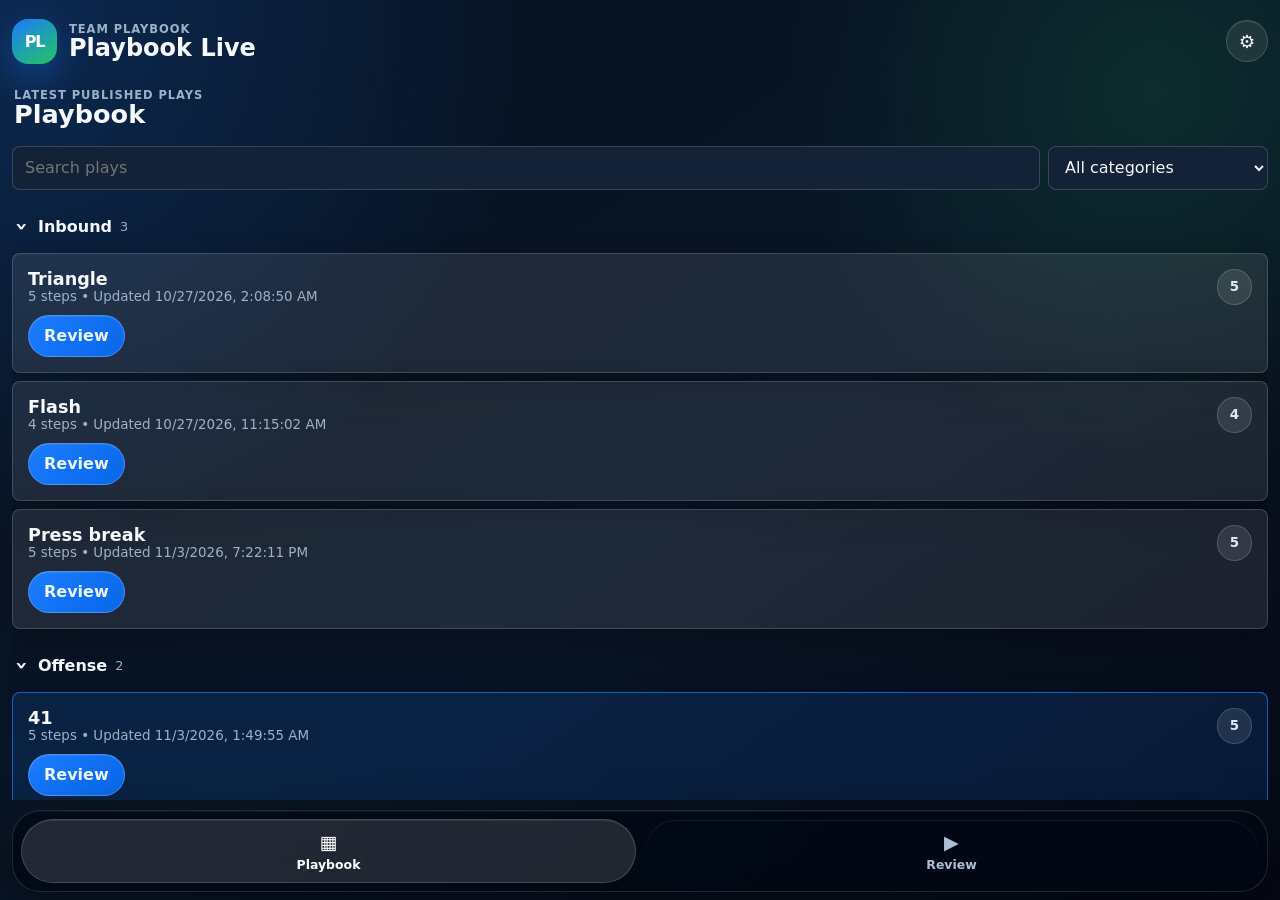
<file: index.html>
<!doctype html>
<html lang="en">
  <head>
    <meta charset="UTF-8" />
    <meta name="viewport" content="width=device-width, initial-scale=1" />
    <meta http-equiv="refresh" content="0; url=player.html" />
    <title>Playbook Live</title>
    <link rel="canonical" href="player.html" />
    <script>
      window.location.replace('player.html');
    </script>
  </head>
  <body>
    <p><a href="player.html">Open Playbook Live</a></p>
  </body>
</html>
</file>
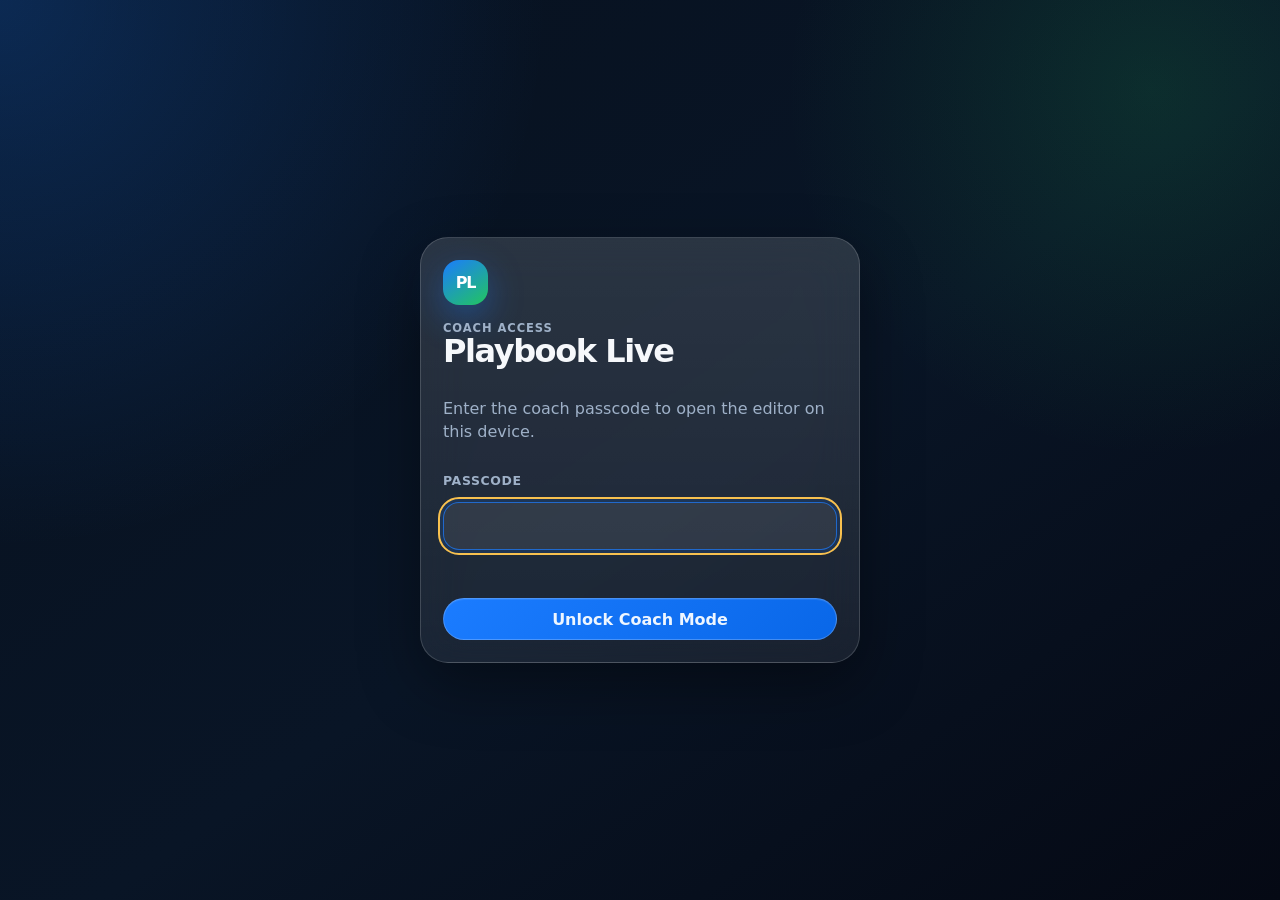
<file: coach.html>
﻿<!doctype html>
<html lang="en">
  <head>
    <meta charset="UTF-8" />
    <meta name="viewport" content="width=device-width, initial-scale=1, viewport-fit=cover" />
    <meta name="theme-color" content="#07111f" />
    <meta name="apple-mobile-web-app-capable" content="yes" />
    <meta name="apple-mobile-web-app-status-bar-style" content="black-translucent" />
    <meta name="apple-mobile-web-app-title" content="Playbook Live" />
    <title>Playbook Live Coach</title>
    <link rel="manifest" href="manifest.json" />
    <link rel="icon" href="assets/icon.svg" type="image/svg+xml" />
    <link rel="apple-touch-icon" href="assets/apple-touch-icon.png" />
    <link rel="stylesheet" href="styles.css" />
  </head>
  <body class="coach-locked" data-app-mode="coach">
    <section id="coachGate" class="coach-gate" aria-label="Coach access">
      <div class="coach-gate-card">
        <div class="brand-mark" aria-hidden="true">PL</div>
        <div>
          <div class="eyebrow">Coach Access</div>
          <h1>Playbook Live</h1>
        </div>
        <p class="muted">Enter the coach passcode to open the editor on this device.</p>
        <label class="coach-passcode-label" for="coachPasscode">Passcode</label>
        <input id="coachPasscode" class="coach-passcode-input" type="password" autocomplete="current-password" />
        <p id="coachGateMessage" class="coach-gate-message" role="status" aria-live="polite"></p>
        <button id="coachUnlockBtn" class="pill-button primary" type="button">Unlock Coach Mode</button>
      </div>
    </section>
    <div id="app" class="app-shell">
      <header class="app-header">
        <div class="brand-block">
          <div class="brand-mark" aria-hidden="true">PL</div>
          <div>
            <div class="eyebrow">Basketball play designer</div>
            <h1>Playbook Live</h1>
          </div>
        </div>
        <div class="header-actions">
          <span class="tooltip-target" data-tooltip="Undo: reverse your last edit."><button class="icon-button" id="undoBtn" aria-label="Undo">&#8630;</button></span>
          <span class="tooltip-target" data-tooltip="Redo: restore an edit you just undid."><button class="icon-button" id="redoBtn" aria-label="Redo">&#8631;</button></span>
          <button class="icon-button" id="settingsBtn" title="Settings" aria-label="Settings">&#9881;</button>
        </div>
      </header>

      <main class="screen-stack">
        <section id="createScreen" class="screen active" aria-label="Editor">
          <div class="workspace-card">
            <div class="workspace-topbar">
              <div class="play-title-wrap">
                <label for="playName">Play name</label>
                <input id="playName" class="play-name-input" type="text" spellcheck="false" />
              </div>
              <div class="editor-metadata">
                <select id="editorCategory" aria-label="Play category"></select>
                <select id="editorStepSelect" aria-label="Jump to step"></select>
                <label class="step-shadow-toggle" title="Show the previous step's paths faintly behind this step">
                  <input id="previousStepShadow" type="checkbox" role="switch" />Previous step shadow
                </label>
                <div class="step-chip" id="stepChip">Step 1 of 1</div>
              </div>
            </div>

            <div class="court-wrap">
              <svg id="courtSvg" class="court-svg" viewBox="0 0 565 800" role="img" aria-label="Basketball court editor"></svg>
              <div id="courtChooser" class="court-chooser hidden" aria-label="Choose court type">
                <div class="court-choice-title">Choose court</div>
                <div class="court-choice-actions">
                  <button class="court-choice-button" data-court-type="half" type="button">
                    <span>Half</span>
                    <img src="assets/half-court.png" alt="" />
                  </button>
                  <button class="court-choice-button" data-court-type="full" type="button">
                    <span>Full</span>
                    <img src="assets/full-court.png" alt="" />
                  </button>
                </div>
              </div>
              <div id="actionInspector" class="selection-panel hidden" aria-label="Selected action settings">
                <div class="sr-only">
                  <div id="selectedActionName" class="selection-title"></div>
                  <div id="actionTimingLabel" class="selection-sub"></div>
                </div>
                <label class="action-delay-toggle" data-tooltip="Delay this action until halfway through the step.">
                  <input id="actionDelayToggle" type="checkbox" role="switch" aria-label="Delay start" />Delay
                </label>
              </div>
            </div>
            <div class="editor-footer">
              <div class="step-controls" aria-label="Step controls">
                <button id="prevStepBtn" class="icon-button" title="Previous step" aria-label="Previous step">&#8249;</button>
                <button id="nextStepBtn" class="icon-button" title="Next step" aria-label="Next step">&#8250;</button>
                <button id="addStepBtn" class="pill-button secondary">Add Step</button>
                <button id="addBlankStepBtn" class="pill-button secondary">Blank</button>
              </div>
              <div class="quick-actions">
                <button id="deleteStepBtn" class="pill-button danger">Delete Step</button>
                <button id="lastStepBtn" class="pill-button secondary">Last Step</button>
                <button id="savePlayBtn" class="pill-button success">Save</button>
              </div>
            </div>
          </div>

          <aside class="tool-dock" aria-label="Drawing tools">
            <button class="tool-button active" data-tool="select"><span>&#8598;</span><b>Select</b></button>
            <button class="tool-button" data-tool="offense"><span class="mini-player offense">1</span><b>Offense</b></button>
            <button class="tool-button" data-tool="defense"><span class="mini-player defense">1</span><b>Defense</b></button>
            <button class="tool-button" data-tool="ball"><span class="mini-ball"></span><b>Ball</b></button>
            <button class="tool-button" data-tool="move"><span class="line-sample move"></span><b>Cut</b></button>
            <button class="tool-button" data-tool="pass"><span class="line-sample pass"></span><b>Pass</b></button>
            <button class="tool-button" data-tool="dribble"><span class="line-sample dribble"></span><b>Dribble</b></button>
            <button class="tool-button" data-tool="screen"><span class="line-sample screen"></span><b>Screen</b></button>
            <button class="tool-button" data-tool="erase"><span>&#9003;</span><b>Erase</b></button>
          </aside>
        </section>

        <section id="playbookScreen" class="screen" aria-label="Playbook library">
          <div class="library-layout">
            <div class="library-header card-panel">
              <div>
                <div class="eyebrow">Saved locally on this device</div>
                <h2>Playbook</h2>
              </div>
              <div class="header-actions">
                <button id="manageCategoriesBtn" class="pill-button secondary">Categories</button>
                <button id="newPlayBtn" class="pill-button primary">New Play</button>
              </div>
            </div>
            <details class="library-sync-menu">
              <summary>Publishing</summary>
              <div class="library-actions card-panel">
              <button id="copyPlayerLinkBtn" class="pill-button primary">Copy Player Link</button>
              <button id="saveGitHubBtn" class="pill-button success">Save to GitHub</button>
              <button id="loadGitHubBtn" class="pill-button secondary">Load from GitHub</button>
              </div>
            </details>
            <div class="library-filters">
              <input id="librarySearch" type="search" placeholder="Search plays" aria-label="Search plays" />
              <select id="libraryCategoryFilter" aria-label="Filter by category"></select>
            </div>
            <div id="playList" class="play-list"></div>
          </div>
        </section>

        <section id="reviewScreen" class="screen" aria-label="Review play">
          <div class="review-card">
            <div class="court-wrap review-court-wrap">
              <svg id="reviewSvg" class="court-svg" viewBox="0 0 565 800" role="img" aria-label="Animated play review"></svg>
              <button id="fullscreenBtn" class="fullscreen-button" type="button" title="Full screen" aria-label="Full screen">&#9974;</button>
            </div>
            <div class="review-controls">
              <span id="reviewStepStatus" class="review-step-status" role="status" aria-live="polite"></span>
              <button id="reviewBackBtn" class="icon-button large">&#8249;</button>
              <button id="playPauseBtn" class="play-button">&#9654;</button>
              <button id="reviewForwardBtn" class="icon-button large">&#8250;</button>
              <button id="restartBtn" class="pill-button secondary">Restart</button>
              <label class="speed-control">Speed
                <input id="speedSlider" type="range" min="0.5" max="2" value="1" step="0.25" />
              </label>
            </div>
          </div>
        </section>
      </main>

      <nav class="bottom-nav" aria-label="Main navigation">
        <button class="nav-button active" data-screen="create"><span>&#9998;</span>Editor</button>
        <button class="nav-button" data-screen="playbook"><span>&#9638;</span>Playbook</button>
        <button class="nav-button" data-screen="review"><span>&#9654;</span>Review</button>
      </nav>
    </div>

    <div id="toast" class="toast app-toast hidden" role="status" aria-live="polite"></div>

    <dialog id="categoriesDialog" class="modal-card">
      <div class="category-dialog-content">
        <div class="modal-header">
          <h2>Categories</h2>
          <button id="closeCategoriesBtn" type="button" class="icon-button" title="Close categories" aria-label="Close categories">&#215;</button>
        </div>
        <form id="addCategoryForm" class="category-add-form">
          <input id="newCategoryName" aria-label="New category name" placeholder="New category" maxlength="80" required />
          <button type="submit" class="pill-button primary">Add Category</button>
        </form>
        <p id="categoryMessage" role="status" aria-live="polite"></p>
        <div id="categoryList" class="category-list"></div>
      </div>
    </dialog>

    <dialog id="settingsDialog" class="modal-card">
      <form method="dialog">
        <div class="modal-header">
          <div>
            <div class="eyebrow">Manual cloud sync</div>
            <h2>GitHub Settings</h2>
          </div>
          <button class="icon-button" value="cancel">&#215;</button>
        </div>
        <p class="muted">For personal use, create a fine-grained GitHub token with Contents read/write access to this repository. The token is stored only in this browser.</p>
        <div class="settings-grid">
          <label>Owner<input id="ghOwner" autocomplete="off" placeholder="BBuisson188" /></label>
          <label>Repository<input id="ghRepo" autocomplete="off" placeholder="playbook-live" /></label>
          <label>Branch<input id="ghBranch" autocomplete="off" placeholder="main" /></label>
          <label>File path<input id="ghPath" autocomplete="off" placeholder="data/playbook-live.json" /></label>
          <label class="full-width">Token<input id="ghToken" type="password" autocomplete="off" placeholder="github_pat_..." /></label>
        </div>
        <div class="modal-actions">
          <button id="lockCoachBtn" type="button" class="pill-button danger">Lock Coach Mode</button>
          <button id="clearGitHubBtn" type="button" class="pill-button danger">Clear</button>
          <button id="saveSettingsBtn" type="button" class="pill-button primary">Save Settings</button>
        </div>
      </form>
    </dialog>

    <dialog id="syncResultDialog" class="modal-card result-modal">
      <form method="dialog">
        <div class="modal-header">
          <div>
            <div class="eyebrow" id="syncResultKicker">GitHub sync</div>
            <h2 id="syncResultTitle">Sync result</h2>
          </div>
          <button class="icon-button" value="cancel">&#215;</button>
        </div>
        <p class="muted" id="syncResultMessage"></p>
        <pre id="syncResultDetails" class="sync-details hidden"></pre>
        <div class="modal-actions">
          <button class="pill-button primary" value="default">OK</button>
        </div>
      </form>
    </dialog>

    <script src="playbook-model.js"></script>
    <script src="playback-model.js"></script>
    <script src="tooltips.js"></script>
    <script src="app.js"></script>
  </body>
</html>
</file>
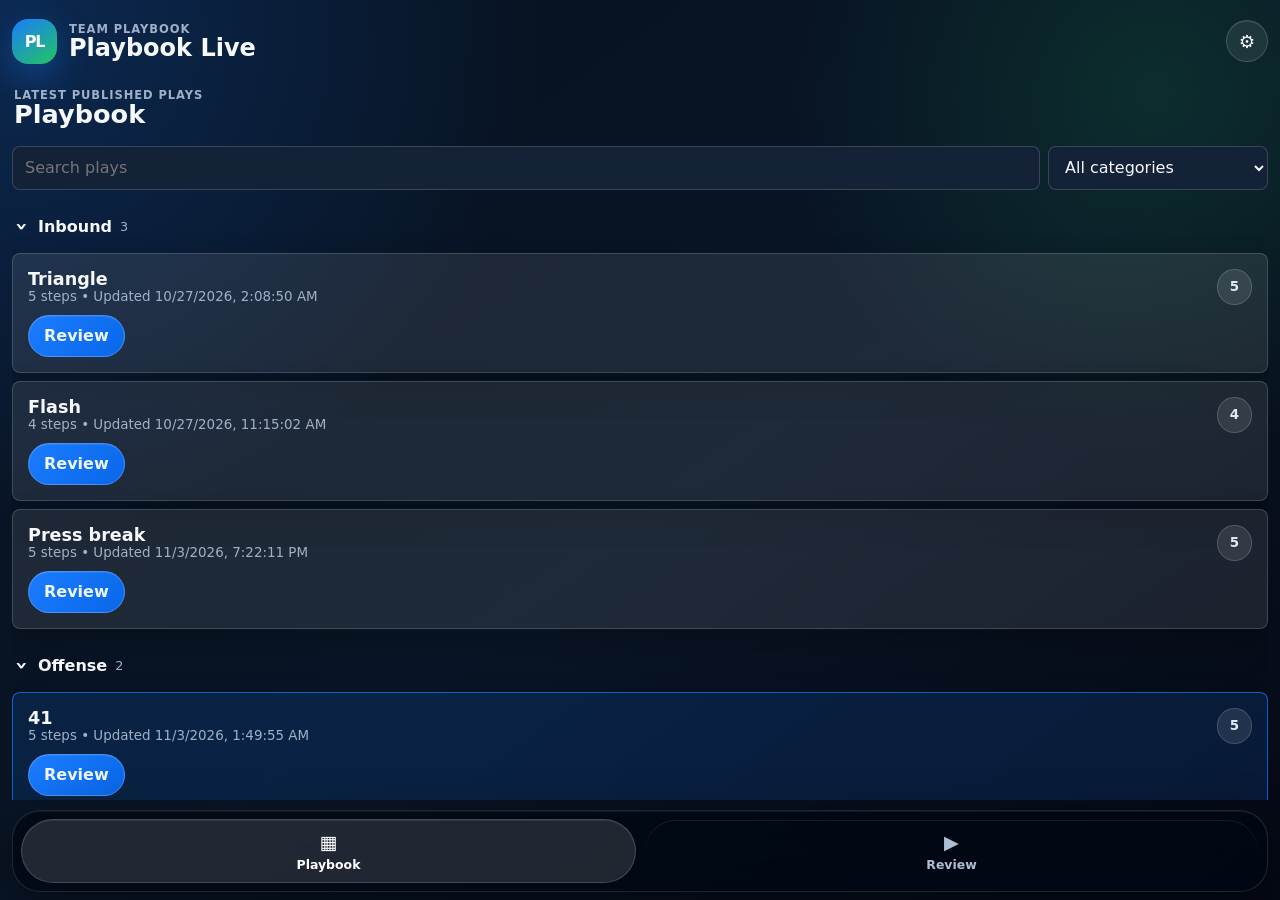
<file: player.html>
<!doctype html>
<html lang="en">
  <head>
    <meta charset="UTF-8" />
    <meta name="viewport" content="width=device-width, initial-scale=1, viewport-fit=cover" />
    <meta name="theme-color" content="#07111f" />
    <meta name="apple-mobile-web-app-capable" content="yes" />
    <meta name="apple-mobile-web-app-status-bar-style" content="black-translucent" />
    <meta name="apple-mobile-web-app-title" content="Playbook Live" />
    <title>Playbook Live</title>
    <link rel="manifest" href="manifest.json" />
    <link rel="icon" href="assets/icon.svg" type="image/svg+xml" />
    <link rel="apple-touch-icon" href="assets/apple-touch-icon.png" />
    <link rel="stylesheet" href="styles.css" />
  </head>
  <body data-app-mode="player">
    <div id="app" class="app-shell player-shell">
      <header class="app-header">
        <div class="brand-block">
          <div class="brand-mark" aria-hidden="true">PL</div>
          <div>
            <div class="eyebrow">Team playbook</div>
            <h1>Playbook Live</h1>
          </div>
        </div>
        <div class="header-actions">
          <button class="icon-button" id="playerCoachAccessBtn" title="Coach access" aria-label="Coach access">&#9881;</button>
        </div>
      </header>

      <main class="screen-stack">
        <section id="playbookScreen" class="screen active" aria-label="Playbook library">
          <div class="library-layout player-library-layout">
            <div class="library-header card-panel">
              <div>
                <div class="eyebrow">Latest published plays</div>
                <h2>Playbook</h2>
              </div>
            </div>
            <div id="playerStatus" class="player-status loading">
              <span data-player-status-message>Updating playbook...</span>
              <button id="retryPlayerLoadBtn" class="pill-button primary hidden" type="button">Retry</button>
            </div>
            <div class="library-filters">
              <input id="librarySearch" type="search" placeholder="Search plays" aria-label="Search plays" />
              <select id="libraryCategoryFilter" aria-label="Filter by category"></select>
            </div>
            <div id="playList" class="play-list"></div>
          </div>
        </section>

        <section id="reviewScreen" class="screen" aria-label="Review play">
          <div class="review-card">
            <div class="court-wrap review-court-wrap">
              <svg id="reviewSvg" class="court-svg" viewBox="0 0 565 800" role="img" aria-label="Animated play review"></svg>
              <button id="fullscreenBtn" class="fullscreen-button" type="button" title="Full screen" aria-label="Full screen">&#9974;</button>
            </div>
            <div class="review-controls">
              <span id="reviewStepStatus" class="review-step-status" role="status" aria-live="polite"></span>
              <button id="reviewBackBtn" class="icon-button large" aria-label="Previous step">&#8249;</button>
              <button id="playPauseBtn" class="play-button" aria-label="Play or pause">&#9654;</button>
              <button id="reviewForwardBtn" class="icon-button large" aria-label="Next step">&#8250;</button>
              <button id="restartBtn" class="pill-button secondary">Restart</button>
              <label class="speed-control">Speed
                <input id="speedSlider" type="range" min="0.5" max="2" value="1" step="0.25" />
              </label>
            </div>
          </div>
        </section>
      </main>

      <nav class="bottom-nav player-nav" aria-label="Main navigation">
        <button class="nav-button active" data-screen="playbook"><span>&#9638;</span>Playbook</button>
        <button class="nav-button" data-screen="review"><span>&#9654;</span>Review</button>
      </nav>
    </div>

    <dialog id="playerCoachDialog" class="modal-card coach-access-dialog">
      <form method="dialog">
        <div class="modal-header">
          <div>
            <div class="eyebrow">Coach Access</div>
            <h2>Unlock Coach Mode</h2>
          </div>
          <button class="icon-button" value="cancel" aria-label="Close">&#215;</button>
        </div>
        <p class="muted">Enter the coach passcode to open the editor on this device.</p>
        <div class="settings-grid coach-access-grid">
          <label class="full-width">Passcode<input id="playerCoachPasscode" type="password" autocomplete="current-password" /></label>
        </div>
        <p id="playerCoachMessage" class="coach-gate-message" role="status" aria-live="polite"></p>
        <div class="modal-actions">
          <button id="playerCoachUnlockBtn" type="button" class="pill-button primary">Unlock Coach Mode</button>
        </div>
      </form>
    </dialog>

    <script src="playbook-model.js"></script>
    <script src="playback-model.js"></script>
    <script src="tooltips.js"></script>
    <script src="app.js"></script>
  </body>
</html>
</file>
<file: styles.css>
﻿:root {
  color-scheme: dark;
  --bg: #07111f;
  --bg-2: #0d1a2e;
  --panel: rgba(255, 255, 255, 0.08);
  --panel-strong: rgba(255, 255, 255, 0.13);
  --line: rgba(255, 255, 255, 0.16);
  --text: #f6f8fb;
  --muted: #9fb1c8;
  --blue: #1b7cff;
  --blue-dark: #075ed6;
  --red: #f0445a;
  --green: #22c55e;
  --gold: #f8c14f;
  --court: #f6f0df;
  --screen: #d8e1ee;
  --shadow: 0 22px 60px rgba(0, 0, 0, 0.38);
  --radius-xl: 28px;
  --radius-lg: 20px;
  --radius-md: 14px;
  --bottom-nav-height: 82px;
  font-family: Inter, ui-sans-serif, system-ui, -apple-system, BlinkMacSystemFont, "Segoe UI", sans-serif;
}

* { box-sizing: border-box; }
.hidden { display: none !important; }

html, body { height: 100%; }

body {
  margin: 0;
  background:
    radial-gradient(circle at top left, rgba(27, 124, 255, 0.23), transparent 35%),
    radial-gradient(circle at 90% 10%, rgba(34, 197, 94, 0.14), transparent 26%),
    linear-gradient(145deg, #07111f 0%, #091526 54%, #050914 100%);
  color: var(--text);
  overflow: hidden;
  -webkit-font-smoothing: antialiased;
  touch-action: manipulation;
  -webkit-user-select: none;
  user-select: none;
  -webkit-touch-callout: none;
}

input, textarea, [contenteditable="true"] {
  -webkit-user-select: text;
  user-select: text;
  -webkit-touch-callout: default;
}

button, select, summary, label, a { touch-action: manipulation; }
input, textarea, select { font-size: 16px; }
input[type="range"] { -webkit-user-select: none; user-select: none; }

select, .library-filters input, .category-add-form input, .category-row > input {
  min-width: 0;
  min-height: 44px;
  padding: 9px 12px;
  border: 1px solid var(--line);
  border-radius: 8px;
  background: #142238;
  color: var(--text);
  font: inherit;
  font-size: 16px;
}

button:focus-visible, input:focus-visible, select:focus-visible, summary:focus-visible {
  outline: 2px solid var(--gold);
  outline-offset: 3px;
}

body.coach-locked {
  overflow: hidden;
}

body.coach-locked .app-shell {
  display: none;
}

button, input {
  font: inherit;
}

button {
  border: 0;
  color: inherit;
  cursor: pointer;
  -webkit-tap-highlight-color: transparent;
}

button:disabled { opacity: 0.45; cursor: not-allowed; }

.app-shell {
  height: 100dvh;
  display: grid;
  grid-template-rows: auto 1fr auto;
  padding: max(12px, env(safe-area-inset-top)) 12px max(8px, env(safe-area-inset-bottom));
  gap: 10px;
}

.app-header {
  display: flex;
  align-items: center;
  justify-content: space-between;
  gap: 12px;
  min-height: 58px;
}

.brand-block,
.header-actions,
.workspace-topbar,
.review-topbar,
.library-header,
.modal-header,
.modal-actions,
.review-controls,
.editor-footer,
.step-controls,
.quick-actions,
.library-actions {
  display: flex;
  align-items: center;
}

.brand-block { gap: 12px; min-width: 0; }
.brand-mark, .header-actions { flex-shrink: 0; }
.brand-block > div:last-child { min-width: 0; }
.app-header .eyebrow { overflow: hidden; white-space: nowrap; text-overflow: ellipsis; }
.app-header h1 { font-size: 1.5rem; letter-spacing: 0; }

.brand-mark {
  width: 45px;
  height: 45px;
  border-radius: 16px;
  display: grid;
  place-items: center;
  background: linear-gradient(145deg, #1b7cff, #22c55e);
  color: white;
  font-weight: 900;
  letter-spacing: -0.08em;
  box-shadow: 0 12px 34px rgba(27, 124, 255, 0.38);
}

.eyebrow {
  color: var(--muted);
  font-size: 0.72rem;
  text-transform: uppercase;
  letter-spacing: 0.08em;
  font-weight: 800;
}

h1, h2 {
  margin: 0;
  letter-spacing: -0.045em;
  line-height: 1;
}

h1 { font-size: clamp(1.2rem, 5vw, 2rem); }
h2 { font-size: clamp(1.35rem, 6vw, 2.35rem); }

.header-actions { gap: 8px; }

.icon-button,
.pill-button,
.nav-button,
.tool-button,
.play-button {
  border-radius: 999px;
  background: var(--panel);
  border: 1px solid var(--line);
  box-shadow: inset 0 1px 0 rgba(255, 255, 255, 0.08);
  transition: transform 120ms ease, background 120ms ease, border 120ms ease, box-shadow 120ms ease;
}

.icon-button:active,
.pill-button:active,
.nav-button:active,
.tool-button:active,
.play-button:active { transform: scale(0.96); }

.icon-button {
  width: 42px;
  height: 42px;
  display: grid;
  place-items: center;
  color: var(--text);
  font-weight: 900;
  font-size: 1.15rem;
}

.icon-button.large { width: 48px; height: 48px; font-size: 1.6rem; }

.pill-button {
  min-height: 42px;
  padding: 0 15px;
  font-weight: 850;
  color: #eef6ff;
  white-space: nowrap;
}

.pill-button.primary { background: linear-gradient(135deg, #1b7cff, #0967e8); border-color: rgba(255,255,255,0.22); }
.pill-button.success { background: linear-gradient(135deg, #22c55e, #159447); border-color: rgba(255,255,255,0.20); }
.pill-button.secondary { background: rgba(255,255,255,0.08); }
.pill-button.danger { background: rgba(240, 68, 90, 0.16); border-color: rgba(240,68,90,0.35); color: #ffd8df; }

.screen-stack {
  min-height: 0;
  position: relative;
}

.screen {
  position: absolute;
  inset: 0;
  display: none;
  gap: 10px;
  min-height: 0;
}

.screen.active { display: flex; }

#createScreen { flex-direction: column; }

.workspace-card,
.review-card,
.card-panel,
.modal-card {
  background: linear-gradient(180deg, rgba(255,255,255,0.13), rgba(255,255,255,0.07));
  border: 1px solid var(--line);
  border-radius: var(--radius-xl);
  box-shadow: var(--shadow);
  backdrop-filter: blur(22px);
}

.workspace-card,
.review-card {
  flex: 1;
  min-height: 0;
  display: grid;
  grid-template-rows: auto minmax(0, 1fr) auto;
  overflow: hidden;
}

.review-card {
  grid-template-rows: minmax(0, 1fr) auto;
}

.workspace-topbar,
.review-topbar {
  padding: 12px;
  justify-content: space-between;
  gap: 10px;
  border-bottom: 1px solid var(--line);
}

.play-title-wrap {
  flex: 1;
  min-width: 0;
}

.play-title-wrap label {
  display: block;
  color: var(--muted);
  font-size: 0.72rem;
  text-transform: uppercase;
  letter-spacing: 0.08em;
  font-weight: 800;
  margin-bottom: 4px;
}

.play-name-input {
  width: 100%;
  min-width: 0;
  border: 0;
  outline: 0;
  padding: 0;
  background: transparent;
  color: var(--text);
  font-size: clamp(1.1rem, 5vw, 1.8rem);
  font-weight: 900;
  letter-spacing: -0.045em;
}

.step-chip {
  display: inline-flex;
  align-items: center;
  justify-content: center;
  min-height: 36px;
  padding: 0 12px;
  background: rgba(255,255,255,0.1);
  border: 1px solid var(--line);
  border-radius: 999px;
  color: #dce9fa;
  font-weight: 850;
  font-size: 0.84rem;
  white-space: nowrap;
}

.court-wrap {
  position: relative;
  min-height: 0;
  display: grid;
  place-items: center;
  padding: 10px;
  overflow: hidden;
}

.court-svg {
  width: 100%;
  height: 100%;
  aspect-ratio: var(--court-aspect, 2 / 3);
  max-height: 100%;
  max-width: 100%;
  min-height: 0;
  border-radius: 24px;
  filter: drop-shadow(0 18px 32px rgba(0,0,0,0.36));
  touch-action: none;
  user-select: none;
}

.court-image {
  pointer-events: none;
}

.court-placeholder-bg {
  fill: rgba(255,255,255,0.04);
}

.court-chooser {
  position: absolute;
  inset: 10px;
  z-index: 7;
  display: grid;
  align-content: center;
  gap: 16px;
  padding: 18px;
  background: rgba(7, 17, 31, 0.72);
  border-radius: 24px;
  backdrop-filter: blur(16px);
}

.court-chooser.hidden { display: none; }

.court-choice-title {
  text-align: center;
  font-size: 1.3rem;
  font-weight: 950;
}

.court-choice-actions {
  display: grid;
  grid-template-columns: repeat(2, minmax(0, 180px));
  justify-content: center;
  gap: 12px;
}

.court-choice-button {
  min-width: 0;
  display: grid;
  gap: 8px;
  padding: 10px;
  border-radius: 18px;
  background: rgba(255,255,255,0.1);
  border: 1px solid rgba(255,255,255,0.18);
}

.court-choice-button span {
  font-weight: 900;
}

.court-choice-button img {
  width: 100%;
  aspect-ratio: 2 / 3;
  object-fit: cover;
  border-radius: 12px;
}

.editor-footer {
  justify-content: space-between;
  gap: 8px;
  padding: 10px 12px 12px;
  border-top: 1px solid var(--line);
  flex-wrap: wrap;
}

.editor-footer .step-controls, .editor-footer .quick-actions { flex-wrap: wrap; }
.editor-metadata { display: flex; flex-wrap: wrap; align-items: center; justify-content: flex-end; gap: 8px; min-width: 0; }
.editor-metadata select { max-width: 180px; }
.editor-metadata #stepChip { display: none; }
.step-shadow-toggle { display: flex; align-items: center; gap: 8px; min-height: 44px; color: var(--muted); font-size: 0.8rem; font-weight: 700; }
.step-shadow-toggle input { width: 20px; height: 20px; margin: 0; accent-color: var(--green); }
.step-shadow-toggle:has(input:disabled) { opacity: 0.45; }
.workspace-topbar { flex-wrap: wrap; }
.workspace-topbar .play-title-wrap { flex-basis: 180px; }

.step-controls,
.quick-actions,
.library-actions { gap: 8px; }

.tool-dock {
  min-height: 74px;
  display: grid;
  grid-template-columns: repeat(9, minmax(68px, 1fr));
  gap: 8px;
  overflow-x: auto;
  padding-bottom: 2px;
}

.tool-button {
  min-width: 68px;
  height: 72px;
  padding: 6px 5px;
  display: grid;
  place-items: center;
  align-content: center;
  gap: 4px;
  color: #d7e5f9;
}

.tool-button b {
  font-size: 0.68rem;
  line-height: 1;
}

.tool-button span:not(.line-sample) { font-size: 1.18rem; }
.tool-button.active {
  background: rgba(27,124,255,0.24);
  border-color: rgba(27,124,255,0.68);
  box-shadow: 0 10px 30px rgba(27,124,255,0.18), inset 0 1px 0 rgba(255,255,255,0.14);
}

.mini-player {
  width: 26px;
  height: 26px;
  border-radius: 50%;
  display: grid;
  place-items: center;
  font-size: 0.78rem !important;
  font-weight: 950;
  color: white;
  box-shadow: inset 0 1px 2px rgba(255,255,255,0.28), 0 7px 15px rgba(0,0,0,0.22);
}
.mini-player.offense { background: var(--blue); }
.mini-player.defense { background: var(--red); }
.mini-ball {
  width: 25px;
  height: 25px;
  border-radius: 50%;
  background: radial-gradient(circle at 32% 28%, #ffd38b, #e97724 58%, #9c3e13);
  box-shadow: 0 7px 15px rgba(0,0,0,0.25);
}

.line-sample {
  width: 38px;
  height: 20px;
  display: block;
  position: relative;
}
.line-sample::before {
  content: "";
  position: absolute;
  left: 4px;
  right: 4px;
  top: 9px;
  border-top: 4px solid currentColor;
}
.line-sample.move { color: var(--green); }
.line-sample.pass { color: var(--gold); }
.line-sample.pass::before { border-top-style: dashed; }
.line-sample.dribble { color: #60a5fa; }
.line-sample.dribble::before {
  border: 0;
  height: 10px;
  top: 4px;
  background: repeating-radial-gradient(ellipse at center, transparent 0 5px, currentColor 6px 8px, transparent 9px 12px);
  opacity: 0.9;
}
.line-sample.screen { color: var(--screen); }
.line-sample.screen::after {
  content: "";
  position: absolute;
  right: 4px;
  top: 4px;
  height: 14px;
  border-right: 4px solid currentColor;
}

.bottom-nav {
  height: var(--bottom-nav-height);
  display: grid;
  grid-template-columns: repeat(3, 1fr);
  gap: 8px;
  padding: 8px;
  background: rgba(1, 8, 18, 0.72);
  border: 1px solid rgba(255,255,255,0.12);
  border-radius: 28px;
  box-shadow: 0 18px 54px rgba(0,0,0,0.42), inset 0 1px 0 rgba(255,255,255,0.06);
  backdrop-filter: blur(24px);
}

.nav-button {
  display: grid;
  place-items: center;
  align-content: center;
  gap: 3px;
  color: #aebfd5;
  font-size: 0.78rem;
  font-weight: 850;
  background: transparent;
  border-color: transparent;
}
.nav-button span { font-size: 1.2rem; }
.nav-button.active {
  background: rgba(255,255,255,0.12);
  border-color: rgba(255,255,255,0.16);
  color: white;
}

.selection-panel {
  position: absolute;
  top: 12px;
  right: 12px;
  z-index: 5;
  min-height: 44px;
  display: flex;
  align-items: center;
  justify-content: space-between;
  gap: 10px;
  padding: 0 10px;
  background: rgba(7, 17, 31, 0.9);
  border: 1px solid var(--line);
  border-radius: 8px;
}
.sr-only { position: absolute; width: 1px; height: 1px; padding: 0; margin: -1px; overflow: hidden; clip-path: inset(50%); white-space: nowrap; border: 0; }
.selection-panel.hidden, .toast.hidden { display: none; }
.selection-title { font-weight: 900; letter-spacing: -0.03em; }
.selection-sub { color: var(--muted); font-size: 0.8rem; }
.selection-actions { display: flex; gap: 8px; align-items: center; }
.selection-title, .selection-sub { letter-spacing: 0; overflow-wrap: anywhere; }
.action-delay-toggle { display: flex; align-items: center; gap: 8px; flex-shrink: 0; min-height: 44px; font-size: 0.85rem; font-weight: 750; }
.action-delay-toggle input { width: 20px; height: 20px; margin: 0; accent-color: var(--green); }
.tooltip-target { display: inline-flex; touch-action: manipulation; }
.tooltip-target > button:disabled { pointer-events: none; }
.control-tooltip { position: fixed; z-index: 3000; max-width: min(260px, calc(100vw - 16px)); padding: 10px 12px; border: 1px solid var(--line); border-radius: 8px; background: #101c2d; color: white; font-size: 0.85rem; font-weight: 600; line-height: 1.4; box-shadow: 0 6px 18px rgba(0,0,0,0.35); pointer-events: none; }
.review-step-status { flex: 0 0 100%; min-height: 20px; text-align: center; color: var(--muted); font-size: 0.85rem; font-weight: 700; }

.toast {
  position: absolute;
  top: 20px;
  left: 50%;
  transform: translateX(-50%);
  z-index: 10;
  padding: 10px 14px;
  color: white;
  font-weight: 800;
  background: rgba(7,17,31,0.9);
  border: 1px solid rgba(255,255,255,0.17);
  border-radius: 999px;
  box-shadow: 0 12px 30px rgba(0,0,0,0.30);
}

.library-layout {
  flex: 1;
  min-height: 0;
  display: flex;
  flex-direction: column;
  gap: 10px;
}
.card-panel { padding: 14px; }
.library-header { justify-content: space-between; gap: 12px; }
.library-actions { flex-wrap: wrap; }
.library-header, .library-actions, .library-filters, .player-status { flex-shrink: 0; }
.library-header.card-panel, .library-actions.card-panel {
  background: transparent;
  border: 0;
  border-radius: 0;
  box-shadow: none;
  backdrop-filter: none;
  padding: 8px 2px;
}
.library-header { flex-wrap: wrap; }
.library-sync-menu { flex-shrink: 0; }
.library-sync-menu > summary { cursor: pointer; color: var(--muted); min-height: 44px; padding: 12px 2px; font-size: 0.85rem; font-weight: 700; }
.library-header h2 { font-size: 1.6rem; letter-spacing: 0; }
.library-filters { display: grid; grid-template-columns: minmax(0, 1fr) minmax(130px, 220px); gap: 8px; }
.library-filters > * { width: 100%; }
.category-group { min-width: 0; }
.category-group > summary { display: flex; flex-wrap: wrap; align-items: center; gap: 8px; padding: 14px 2px; min-height: 48px; cursor: pointer; font-weight: 800; list-style: none; }
.category-group > summary::-webkit-details-marker { display: none; }
.category-group > summary::before { content: '\203A'; font-size: 22px; width: 16px; text-align: center; }
.category-group[open] > summary::before { transform: rotate(90deg); }
.category-count { color: var(--muted); font-size: 0.8rem; font-weight: 500; }
.category-plays { display: grid; gap: 8px; }
.play-order-controls { display: flex; gap: 4px; }
.play-order-controls .icon-button { width: 44px; height: 44px; border-radius: 8px; }
.player-library-layout {
  grid-template-rows: auto auto minmax(0, 1fr);
}
.player-nav {
  grid-template-columns: repeat(2, 1fr);
}
.play-list {
  flex: 1;
  min-height: 0;
  overflow-y: auto;
  display: grid;
  align-content: start;
  gap: 10px;
  padding-bottom: 6px;
}
.play-card {
  display: grid;
  gap: 10px;
  padding: 15px;
  border-radius: 8px;
  background: rgba(255,255,255,0.09);
  border: 1px solid var(--line);
  box-shadow: 0 14px 34px rgba(0,0,0,0.20);
}
.play-card.selected {
  border-color: rgba(27,124,255,0.7);
  background: rgba(27,124,255,0.14);
}
.play-card-top { display: flex; justify-content: space-between; gap: 10px; align-items: start; }
.play-card-side {
  display: grid;
  justify-items: end;
  gap: 8px;
}
.play-card h3 { margin: 0; font-size: 1.1rem; letter-spacing: -0.035em; }
.play-card-top > div:first-child { min-width: 0; }
.play-card h3 { overflow-wrap: anywhere; letter-spacing: 0; }
.play-card-side { flex-shrink: 0; }
.play-card > select { width: 100%; }
.play-card-meta { color: var(--muted); font-size: 0.84rem; }
.play-card-actions { display: flex; flex-wrap: wrap; gap: 8px; }
.empty-state {
  padding: 26px;
  text-align: center;
  color: var(--muted);
  border: 1px dashed rgba(255,255,255,0.22);
  border-radius: 28px;
  background: rgba(255,255,255,0.05);
}
.empty-state strong { display: block; color: white; margin-bottom: 6px; font-size: 1.05rem; }

.review-card { width: 100%; }
.review-topbar { justify-content: space-between; }
.review-controls {
  justify-content: center;
  gap: 10px;
  padding: 10px 12px 12px;
  border-top: 1px solid var(--line);
  flex-wrap: wrap;
}
.play-button {
  width: 66px;
  height: 54px;
  background: linear-gradient(135deg, #1b7cff, #22c55e);
  font-size: 1.4rem;
  font-weight: 900;
  box-shadow: 0 13px 34px rgba(27,124,255,0.28);
}
.speed-control {
  min-height: 44px;
  display: flex;
  align-items: center;
  gap: 8px;
  padding: 0 10px;
  border-radius: 999px;
  background: rgba(255,255,255,0.08);
  border: 1px solid var(--line);
  color: var(--muted);
  font-size: 0.78rem;
  font-weight: 850;
}
.speed-control input { max-width: 120px; }

.fullscreen-button {
  position: absolute;
  right: 18px;
  top: 18px;
  z-index: 5;
  width: 42px;
  height: 42px;
  display: grid;
  place-items: center;
  border-radius: 999px;
  background: rgba(7,17,31,0.78);
  border: 1px solid rgba(255,255,255,0.18);
  color: white;
  font-size: 1.2rem;
  font-weight: 900;
}

body.review-fullscreen-active {
  overflow: hidden;
}

#reviewScreen.ios-fullscreen {
  position: fixed;
  inset: 0;
  z-index: 1000;
  display: flex;
  padding: max(8px, env(safe-area-inset-top)) max(8px, env(safe-area-inset-right)) max(8px, env(safe-area-inset-bottom)) max(8px, env(safe-area-inset-left));
  background: #07111f;
}

#reviewScreen.ios-fullscreen .review-card {
  width: 100%;
  height: 100%;
  border-radius: 0;
  border: 0;
  box-shadow: none;
}

#reviewScreen.ios-fullscreen .review-court-wrap {
  padding: 0;
}

#reviewScreen.ios-fullscreen .review-controls {
  padding-bottom: max(10px, env(safe-area-inset-bottom));
}

.modal-card {
  width: min(92vw, 540px);
  color: var(--text);
  border: 1px solid rgba(255,255,255,0.18);
  padding: 0;
}
.modal-card::backdrop { background: rgba(0,0,0,0.68); backdrop-filter: blur(4px); }
.modal-card form { padding: 18px; }
.modal-header { justify-content: space-between; gap: 12px; margin-bottom: 12px; }
.muted { color: var(--muted); line-height: 1.45; }
.settings-grid {
  display: grid;
  grid-template-columns: 1fr 1fr;
  gap: 12px;
  margin: 16px 0;
}
.settings-grid label {
  display: grid;
  gap: 6px;
  color: var(--muted);
  font-size: 0.78rem;
  text-transform: uppercase;
  letter-spacing: 0.05em;
  font-weight: 850;
}
.settings-grid input {
  min-height: 44px;
  border: 1px solid var(--line);
  border-radius: 14px;
  padding: 0 12px;
  background: rgba(255,255,255,0.08);
  color: white;
  outline: none;
}
.full-width { grid-column: 1 / -1; }
.modal-actions { justify-content: flex-end; gap: 10px; }
.modal-actions { flex-wrap: wrap; }
.modal-card { max-height: calc(100dvh - 32px); overflow-y: auto; }
.category-dialog-content { padding: 18px; }
.category-dialog-content h2 { font-size: 1.5rem; letter-spacing: 0; }
.category-add-form { display: flex; gap: 8px; padding: 0 !important; }
.category-add-form input { flex: 1; width: 100%; }
.category-list { display: grid; gap: 0; }
.category-row { display: grid; grid-template-columns: minmax(0, 1fr) 44px; gap: 10px; align-items: center; padding: 16px 0; border-top: 1px solid var(--line); }
.category-row > input { grid-column: 1; width: 100%; }
.category-visibility { grid-column: 1; display: flex; align-items: center; gap: 8px; min-height: 44px; color: var(--muted); }
.category-visibility input { width: 20px; height: 20px; accent-color: var(--green); }
.category-remove { grid-column: 2; grid-row: 1 / 3; color: #ffd8df; }
#categoryMessage { color: var(--muted); font-size: 0.85rem; line-height: 1.4; }
.app-toast { position: fixed; top: max(20px, env(safe-area-inset-top)); z-index: 1001; max-width: calc(100% - 24px); text-align: center; }

.sync-details {
  max-height: 180px;
  overflow: auto;
  padding: 12px;
  border-radius: 12px;
  background: rgba(0,0,0,0.24);
  border: 1px solid var(--line);
  color: #dce9fa;
  white-space: pre-wrap;
  word-break: break-word;
}

.sync-details.hidden { display: none; }

.coach-gate {
  min-height: 100dvh;
  display: grid;
  place-items: center;
  padding: max(16px, env(safe-area-inset-top)) 16px max(16px, env(safe-area-inset-bottom));
}

.coach-gate-card {
  width: min(100%, 440px);
  display: grid;
  gap: 14px;
  padding: 22px;
  background: linear-gradient(180deg, rgba(255,255,255,0.14), rgba(255,255,255,0.07));
  border: 1px solid var(--line);
  border-radius: var(--radius-xl);
  box-shadow: var(--shadow);
  backdrop-filter: blur(22px);
}

.coach-gate-card .brand-mark {
  margin-bottom: 2px;
}

.coach-passcode-label {
  color: var(--muted);
  font-size: 0.78rem;
  text-transform: uppercase;
  letter-spacing: 0.05em;
  font-weight: 850;
}

.coach-passcode-input {
  width: 100%;
  min-height: 48px;
  border: 1px solid var(--line);
  border-radius: 16px;
  padding: 0 14px;
  background: rgba(255,255,255,0.08);
  color: white;
  outline: none;
}

.coach-passcode-input:focus {
  border-color: rgba(27,124,255,0.72);
  box-shadow: 0 0 0 4px rgba(27,124,255,0.14);
}

.coach-gate-message {
  min-height: 20px;
  margin: 0;
  color: #ffd8df;
  font-weight: 750;
}

.coach-access-dialog .coach-gate-message {
  margin-top: -4px;
  margin-bottom: 10px;
}

.coach-access-grid {
  margin-bottom: 8px;
}

.player-status {
  display: flex;
  align-items: center;
  justify-content: space-between;
  gap: 10px;
  padding: 12px 14px;
  border-radius: 20px;
  border: 1px solid var(--line);
  color: #e8f1ff;
  background: rgba(255,255,255,0.07);
  font-weight: 800;
  line-height: 1.35;
}

.player-status.loading {
  border-color: rgba(27,124,255,0.35);
  background: rgba(27,124,255,0.13);
}

.player-status.warning {
  border-color: rgba(248,193,79,0.42);
  background: rgba(248,193,79,0.13);
}

.player-status.error {
  border-color: rgba(240,68,90,0.42);
  background: rgba(240,68,90,0.13);
}

/* SVG entity styling */
.action-path { fill: none; stroke-linecap: round; stroke-linejoin: round; pointer-events: stroke; cursor: pointer; }
.action-path.selected { filter: drop-shadow(0 0 8px rgba(255,255,255,0.55)); }
.action-move { stroke: var(--green); stroke-width: 7; }
.action-pass { stroke: var(--gold); stroke-width: 6; stroke-dasharray: 16 13; }
.action-dribble { stroke: #60a5fa; stroke-width: 6; }
.action-screen { stroke: #1f2937; stroke-width: 8; }
.ghost-path { opacity: 0.65; }
.previous-step-layer { opacity: 0.28; pointer-events: none; }
.previous-step-layer * { pointer-events: none; cursor: default; }
.previous-screen-markers { opacity: 0.28; pointer-events: none; }
.previous-screen-markers * { pointer-events: none; }
.player-node { cursor: grab; filter: drop-shadow(0 6px 12px rgba(0,0,0,0.22)); }
.player-node.selected circle.outer { stroke: white; stroke-width: 6; }
.player-node:active { cursor: grabbing; }
.player-offense .outer { fill: var(--blue); }
.player-defense .outer { fill: var(--red); }
.player-number { fill: white; font-weight: 950; font-size: 26px; dominant-baseline: middle; text-anchor: middle; pointer-events: none; }
.ball-node { cursor: grab; filter: drop-shadow(0 5px 9px rgba(0,0,0,0.25)); }
.ball-node.selected .ball-main { stroke: white; stroke-width: 5; }
.edit-handle,
.curve-handle { fill: white; stroke: #07111f; stroke-width: 4; cursor: grab; filter: drop-shadow(0 4px 8px rgba(0,0,0,0.25)); }
.curve-handle { fill: #dbeafe; }

@media (orientation: landscape) and (max-height: 600px) {
  .app-shell { grid-template-columns: minmax(0, 1fr) 88px; grid-template-rows: auto 1fr; }
  .app-header { grid-column: 1 / -1; }
  .bottom-nav { grid-column: 2; grid-row: 2; height: 100%; grid-template-columns: 1fr; grid-template-rows: repeat(3, 1fr); }
  .player-nav { grid-template-rows: repeat(2, 1fr); }
  .screen-stack { grid-column: 1; grid-row: 2; }
  #createScreen { flex-direction: row; }
  .tool-dock { width: 82px; min-height: 0; grid-template-columns: 1fr; grid-auto-rows: 68px; overflow-y: auto; overflow-x: hidden; }
  .tool-button { min-width: 0; height: 68px; }
  .court-svg { width: 100%; height: 100%; }
  #createScreen .workspace-card { grid-template-columns: minmax(0, 1fr) 160px; grid-template-rows: auto minmax(0, 1fr); }
  #createScreen .workspace-topbar { grid-column: 1 / -1; }
  #createScreen .court-wrap { grid-column: 1; grid-row: 2; }
  #createScreen .editor-footer { grid-column: 2; grid-row: 2; flex-direction: column; flex-wrap: nowrap; justify-content: flex-start; align-items: stretch; overflow-y: auto; border-top: 0; border-left: 1px solid var(--line); padding: 8px; }
  #createScreen .step-controls { display: grid; grid-template-columns: repeat(2, minmax(0, 1fr)); }
  #createScreen .step-controls > button { min-width: 0; padding: 0 4px; font-size: 0.85rem; font-weight: 700; }
  #createScreen .quick-actions { display: grid; flex-shrink: 0; }
  #createScreen .step-controls { flex-shrink: 0; }
}

@media (max-width: 430px) {
  .app-shell { padding-left: 8px; padding-right: 8px; }
  .brand-mark { width: 41px; height: 41px; }
  .header-actions { gap: 5px; }
  .icon-button { width: 38px; height: 38px; }
  .workspace-topbar, .review-topbar { padding: 10px; }
  .editor-footer { align-items: stretch; flex-direction: column; }
  .step-controls, .quick-actions { overflow-x: auto; }
  .pill-button { min-height: 40px; padding: 0 13px; }
  .tool-dock { grid-template-columns: repeat(9, 68px); }
  .settings-grid { grid-template-columns: 1fr; }
  .speed-control { width: 100%; justify-content: center; }
  .speed-control input { width: 160px; max-width: 44vw; }
  .library-filters { grid-template-columns: minmax(0, 1fr) minmax(0, 1fr); }
  .editor-metadata { width: 100%; justify-content: stretch; }
  .editor-metadata select { flex: 1; max-width: none; width: 45%; }
  .step-shadow-toggle { width: 100%; min-height: 32px; }
  .editor-footer .pill-button { padding: 0 10px; }
  .editor-footer .icon-button { width: 44px; height: 44px; flex-shrink: 0; }
  .app-header h1 { font-size: 1.2rem; white-space: nowrap; }
  .app-header .eyebrow { font-size: 0.6rem; }
  .category-add-form { flex-wrap: wrap; }
}
</file>
